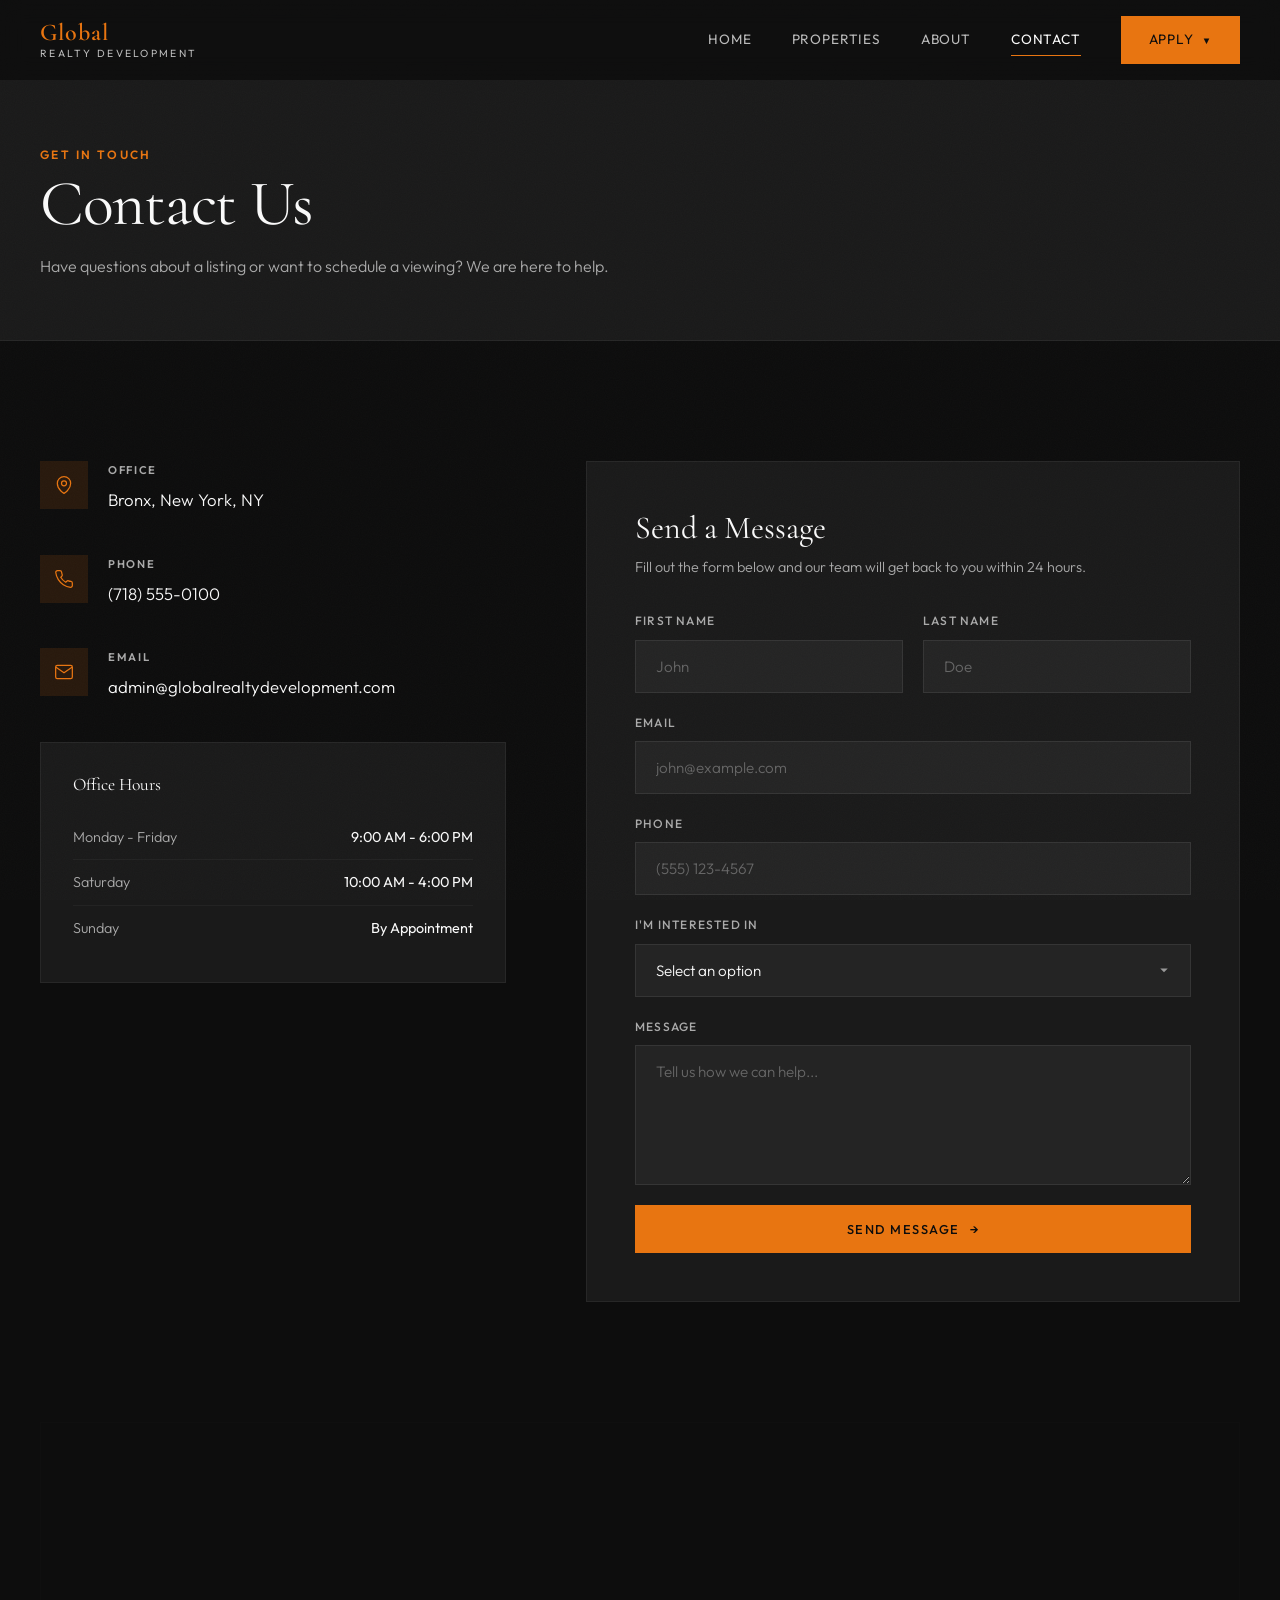
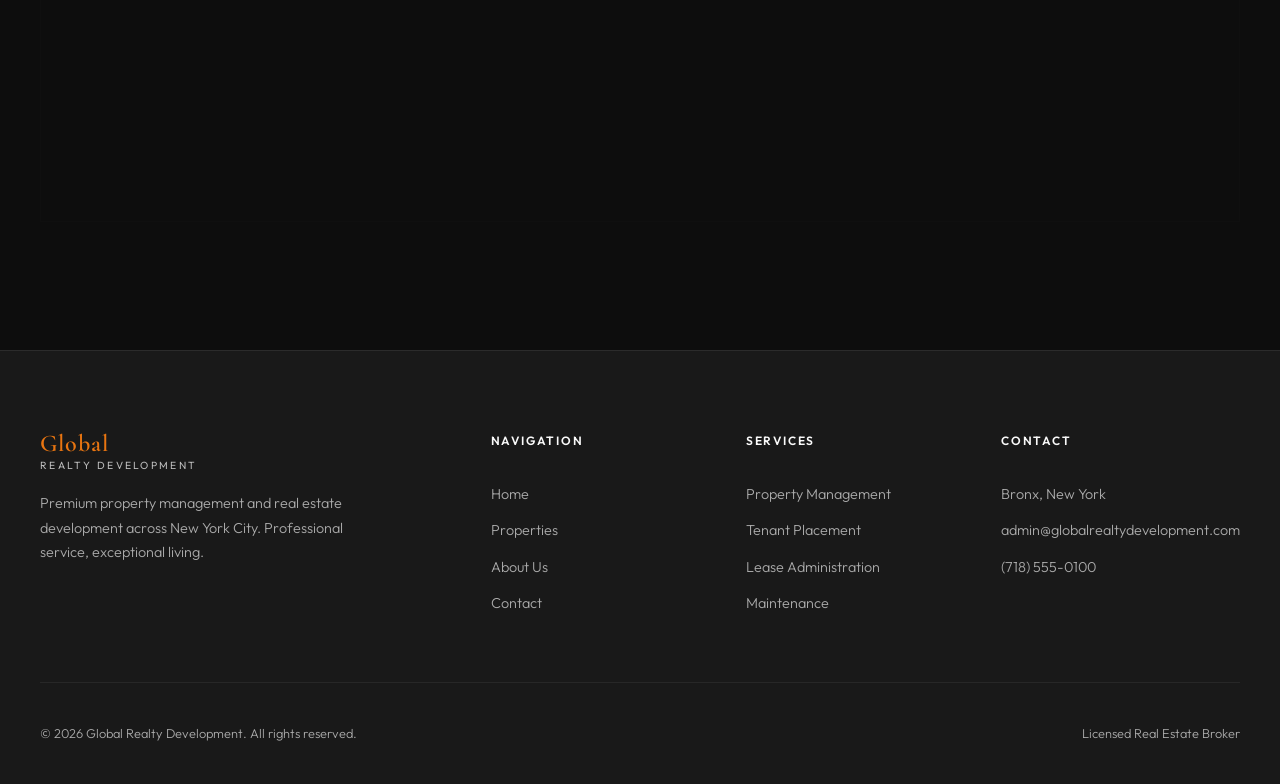
<file: contact.html>
<!DOCTYPE html>
<html lang="en">
<head>
  <meta charset="UTF-8">
  <meta name="viewport" content="width=device-width, initial-scale=1.0">
  <meta name="theme-color" content="#E87511">
  <link rel="icon" type="image/svg+xml" href="img/logo.svg">
  <link rel="icon" type="image/png" href="img/logo.png">
  <title>Contact | Global Realty Development</title>
  <meta name="description" content="Get in touch with Global Realty Development. Schedule a viewing, inquire about rentals, or learn about property management services.">
  <meta property="og:title" content="Contact | Global Realty Development">
  <meta property="og:description" content="Get in touch with Global Realty Development. Schedule a viewing, inquire about rentals, or learn about property management services.">
  <meta property="og:type" content="website">
  <meta property="og:image" content="img/logo.png">
  <meta property="og:site_name" content="Global Realty Development">
  <link rel="stylesheet" href="css/styles.css">
  <style>
    .contact-hero {
      padding: calc(var(--nav-height) + 60px) 0 60px;
      background: var(--color-charcoal);
      border-bottom: 1px solid rgba(255,255,255,0.06);
    }

    .contact-hero h1 {
      font-size: clamp(2.5rem, 5vw, 4rem);
      margin-bottom: 12px;
    }

    .contact-layout {
      display: grid;
      grid-template-columns: 1fr 1fr;
      gap: 80px;
    }

    .contact-info {
      display: flex;
      flex-direction: column;
      gap: 40px;
    }

    .contact-info__item {
      display: flex;
      gap: 20px;
    }

    .contact-info__icon {
      width: 48px;
      height: 48px;
      display: flex;
      align-items: center;
      justify-content: center;
      background: var(--color-orange-subtle);
      flex-shrink: 0;
    }

    .contact-info__icon svg {
      width: 20px;
      height: 20px;
      color: var(--color-orange);
    }

    .contact-info__label {
      font-size: 0.7rem;
      font-weight: 600;
      letter-spacing: 0.15em;
      text-transform: uppercase;
      color: var(--color-gray-400);
      margin-bottom: 6px;
    }

    .contact-info__value {
      font-size: 1.05rem;
      color: var(--color-white);
    }

    .contact-info__value a {
      transition: color 0.3s;
    }

    .contact-info__value a:hover {
      color: var(--color-orange);
    }

    .contact-hours {
      background: var(--color-charcoal);
      border: 1px solid rgba(255,255,255,0.06);
      padding: 32px;
    }

    .contact-hours h4 {
      margin-bottom: 20px;
      font-size: 1.1rem;
    }

    .contact-hours__row {
      display: flex;
      justify-content: space-between;
      padding: 10px 0;
      border-bottom: 1px solid rgba(255,255,255,0.04);
      font-size: 0.9rem;
    }

    .contact-hours__row:last-child {
      border-bottom: none;
    }

    .contact-hours__day {
      color: var(--color-gray-400);
    }

    .contact-hours__time {
      color: var(--color-white);
      font-weight: 400;
    }

    .contact-form-card {
      background: var(--color-charcoal);
      border: 1px solid rgba(255,255,255,0.06);
      padding: 48px;
    }

    .contact-form-card h3 {
      margin-bottom: 8px;
    }

    .contact-form-card > p {
      color: var(--color-gray-400);
      font-size: 0.9rem;
      margin-bottom: 32px;
    }

    .map-placeholder {
      width: 100%;
      height: 400px;
      background: var(--color-charcoal);
      border: 1px solid rgba(255,255,255,0.06);
      display: flex;
      align-items: center;
      justify-content: center;
      color: var(--color-gray-700);
      font-size: 0.85rem;
      letter-spacing: 0.1em;
      text-transform: uppercase;
    }

    @media (max-width: 768px) {
      .contact-layout {
        grid-template-columns: 1fr;
        gap: 40px;
      }

      .contact-form-card {
        padding: 32px 24px;
      }
    }
  </style>
</head>
<body>

  <!-- Navigation -->
  <nav class="nav scrolled">
    <div class="container nav__inner">
      <a href="index.html" class="nav__logo">
        <span class="nav__logo-wordmark">Global <span>Realty Development</span></span>
      </a>
      <div class="nav__links">
        <a href="index.html">Home</a>
        <a href="listings.html">Properties</a>
        <a href="about.html">About</a>
        <a href="contact.html" class="active">Contact</a>
        <div class="nav__dropdown">
          <a class="nav__dropdown-toggle" role="button" tabindex="0">Apply <span class="nav__dropdown-arrow">&#9660;</span></a>
          <div class="nav__dropdown-menu">
            <a href="apply.html">Tenant Application</a>
            <a href="landlord.html">Landlord Application</a>
          </div>
        </div>
      </div>
      <div class="nav__toggle" role="button" tabindex="0" aria-label="Toggle menu">
        <span></span>
        <span></span>
        <span></span>
      </div>
    </div>
  </nav>

  <!-- Hero -->
  <section class="contact-hero">
    <div class="container">
      <span class="label">Get In Touch</span>
      <h1>Contact Us</h1>
      <p class="text-muted">Have questions about a listing or want to schedule a viewing? We are here to help.</p>
    </div>
  </section>

  <!-- Contact Section -->
  <section>
    <div class="container">
      <div class="contact-layout">

        <div class="contact-info reveal">
          <div class="contact-info__item">
            <div class="contact-info__icon">
              <svg xmlns="http://www.w3.org/2000/svg" viewBox="0 0 24 24" fill="none" stroke="currentColor" stroke-width="1.5"><path d="M12 22s-8-4.5-8-11.8A8 8 0 0112 2a8 8 0 018 8.2c0 7.3-8 11.8-8 11.8z"/><circle cx="12" cy="10" r="3"/></svg>
            </div>
            <div>
              <div class="contact-info__label">Office</div>
              <div class="contact-info__value">Bronx, New York, NY</div>
            </div>
          </div>

          <div class="contact-info__item">
            <div class="contact-info__icon">
              <svg xmlns="http://www.w3.org/2000/svg" viewBox="0 0 24 24" fill="none" stroke="currentColor" stroke-width="1.5"><path d="M22 16.92v3a2 2 0 01-2.18 2 19.79 19.79 0 01-8.63-3.07 19.5 19.5 0 01-6-6 19.79 19.79 0 01-3.07-8.67A2 2 0 014.11 2h3a2 2 0 012 1.72c.127.96.361 1.903.7 2.81a2 2 0 01-.45 2.11L8.09 9.91a16 16 0 006 6l1.27-1.27a2 2 0 012.11-.45c.907.339 1.85.573 2.81.7A2 2 0 0122 16.92z"/></svg>
            </div>
            <div>
              <div class="contact-info__label">Phone</div>
              <div class="contact-info__value"><a href="tel:+17185550100">(718) 555-0100</a></div>
            </div>
          </div>

          <div class="contact-info__item">
            <div class="contact-info__icon">
              <svg xmlns="http://www.w3.org/2000/svg" viewBox="0 0 24 24" fill="none" stroke="currentColor" stroke-width="1.5"><path d="M4 4h16c1.1 0 2 .9 2 2v12c0 1.1-.9 2-2 2H4c-1.1 0-2-.9-2-2V6c0-1.1.9-2 2-2z"/><polyline points="22,6 12,13 2,6"/></svg>
            </div>
            <div>
              <div class="contact-info__label">Email</div>
              <div class="contact-info__value"><a href="mailto:admin@globalrealtydevelopment.com">admin@globalrealtydevelopment.com</a></div>
            </div>
          </div>

          <div class="contact-hours">
            <h4>Office Hours</h4>
            <div class="contact-hours__row">
              <span class="contact-hours__day">Monday - Friday</span>
              <span class="contact-hours__time">9:00 AM - 6:00 PM</span>
            </div>
            <div class="contact-hours__row">
              <span class="contact-hours__day">Saturday</span>
              <span class="contact-hours__time">10:00 AM - 4:00 PM</span>
            </div>
            <div class="contact-hours__row">
              <span class="contact-hours__day">Sunday</span>
              <span class="contact-hours__time">By Appointment</span>
            </div>
          </div>
        </div>

        <div class="contact-form-card reveal reveal-delay-1">
          <h3>Send a Message</h3>
          <p>Fill out the form below and our team will get back to you within 24 hours.</p>

          <form class="form">
            <div class="form__row">
              <div class="form__group">
                <label class="form__label" for="firstName">First Name</label>
                <input type="text" id="firstName" class="form__input" placeholder="John">
              </div>
              <div class="form__group">
                <label class="form__label" for="lastName">Last Name</label>
                <input type="text" id="lastName" class="form__input" placeholder="Doe">
              </div>
            </div>

            <div class="form__group">
              <label class="form__label" for="email">Email</label>
              <input type="email" id="email" class="form__input" placeholder="john@example.com">
            </div>

            <div class="form__group">
              <label class="form__label" for="phone">Phone</label>
              <input type="tel" id="phone" class="form__input" placeholder="(555) 123-4567">
            </div>

            <div class="form__group">
              <label class="form__label" for="interest">I'm Interested In</label>
              <select id="interest" class="form__select">
                <option value="">Select an option</option>
                <option value="renting">Renting a Property</option>
                <option value="viewing">Scheduling a Viewing</option>
                <option value="management">Property Management</option>
                <option value="other">Other Inquiry</option>
              </select>
            </div>

            <div class="form__group">
              <label class="form__label" for="message">Message</label>
              <textarea id="message" class="form__textarea" placeholder="Tell us how we can help..."></textarea>
            </div>

            <button type="submit" class="btn btn--primary" style="width: 100%; justify-content: center;">
              Send Message
              <span class="btn__arrow">&rarr;</span>
            </button>
          </form>
        </div>

      </div>
    </div>
  </section>

  <!-- Map -->
  <section style="padding-top: 0;">
    <div class="container reveal">
      <iframe
        src="https://www.google.com/maps/embed?pb=!1m18!1m12!1m3!1d96708.34194156103!2d-73.8981611!3d40.8370495!2m3!1f0!2f0!3f0!3m2!1i1024!2i768!4f13.1!3m3!1m2!1s0x89c28b553a697cb1%3A0x556e43a78ff15c77!2sBronx%2C%20NY!5e0!3m2!1sen!2sus!4v1711500000000"
        width="100%"
        height="400"
        style="border: 1px solid rgba(255,255,255,0.08); filter: grayscale(0.4) invert(0.85) contrast(0.95) brightness(1.1);"
        allowfullscreen=""
        loading="lazy"
        referrerpolicy="no-referrer-when-downgrade">
      </iframe>
    </div>
  </section>

  <!-- Footer -->
  <footer class="footer">
    <div class="container">
      <div class="footer__grid">
        <div class="footer__brand">
          <a href="index.html" class="nav__logo">
            <span class="nav__logo-wordmark">Global <span>Realty Development</span></span>
          </a>
          <p>Premium property management and real estate development across New York City. Professional service, exceptional living.</p>
        </div>
        <div>
          <div class="footer__heading">Navigation</div>
          <div class="footer__links">
            <a href="index.html">Home</a>
            <a href="listings.html">Properties</a>
            <a href="about.html">About Us</a>
            <a href="contact.html">Contact</a>
          </div>
        </div>
        <div>
          <div class="footer__heading">Services</div>
          <div class="footer__links">
            <a href="contact.html">Property Management</a>
            <a href="contact.html">Tenant Placement</a>
            <a href="contact.html">Lease Administration</a>
            <a href="contact.html">Maintenance</a>
          </div>
        </div>
        <div>
          <div class="footer__heading">Contact</div>
          <div class="footer__links">
            <a href="contact.html">Bronx, New York</a>
            <a href="mailto:admin@globalrealtydevelopment.com">admin@globalrealtydevelopment.com</a>
            <a href="tel:+17185550100">(718) 555-0100</a>
          </div>
        </div>
      </div>
      <div class="footer__bottom">
        <span>&copy; 2026 Global Realty Development. All rights reserved.</span>
        <span>Licensed Real Estate Broker</span>
      </div>
    </div>
  </footer>

  <script src="js/main.js"></script>
</body>
</html>
</file>
<file: css/styles.css>
/* ============================================
   GLOBAL REALTY DEVELOPMENT - MASTER STYLES
   Luxury Editorial Real Estate Aesthetic
   ============================================ */

@import url('https://fonts.googleapis.com/css2?family=Cormorant+Garamond:ital,wght@0,300;0,400;0,500;0,600;0,700;1,400&family=Outfit:wght@300;400;500;600;700&display=swap');

/* --- Tokens --- */
:root {
  --color-orange: #E87511;
  --color-orange-hover: #FF8C2E;
  --color-orange-subtle: rgba(232, 117, 17, 0.12);
  --color-black: #0D0D0D;
  --color-charcoal: #1A1A1A;
  --color-dark: #242424;
  --color-gray-900: #2A2A2A;
  --color-gray-800: #333333;
  --color-gray-700: #666666;
  --color-gray-400: #AAAAAA;
  --color-gray-300: #BBBBBB;
  --color-gray-200: #D4D4D4;
  --color-white: #FAFAFA;
  --color-pure-white: #FFFFFF;

  --font-display: 'Cormorant Garamond', Georgia, serif;
  --font-body: 'Outfit', sans-serif;

  --nav-height: 80px;
  --section-padding: 120px;
  --container-width: 1280px;
  --container-narrow: 960px;

  --ease-out: cubic-bezier(0.16, 1, 0.3, 1);
  --ease-in-out: cubic-bezier(0.65, 0, 0.35, 1);
}

/* --- Reset --- */
*, *::before, *::after {
  margin: 0;
  padding: 0;
  box-sizing: border-box;
}

html.menu-open,
html.menu-open body {
  overflow: hidden;
  touch-action: none;
  overscroll-behavior: none;
}

html {
  font-size: 16px;
  scroll-behavior: smooth;
  -webkit-font-smoothing: antialiased;
  -moz-osx-font-smoothing: grayscale;
}

body {
  font-family: var(--font-body);
  font-weight: 300;
  color: var(--color-gray-200);
  background-color: var(--color-black);
  line-height: 1.7;
  overflow-x: hidden;
}

/* --- Full Page City Background --- */
.page-bg {
  position: fixed;
  inset: 0;
  z-index: -10;
  pointer-events: none;
  background-image: url('https://images.unsplash.com/photo-1534430480872-3498386e7856?w=1920&q=80');
  background-size: cover;
  background-position: center top;
  filter: grayscale(0.5) brightness(0.35);
}

.page-bg::after {
  content: '';
  position: absolute;
  inset: 0;
  background: rgba(13, 13, 13, 0.25);
}

a {
  color: inherit;
  text-decoration: none;
}

ul, ol {
  list-style: none;
}

img {
  max-width: 100%;
  height: auto;
  display: block;
}

button, input, textarea, select {
  font-family: inherit;
  font-size: inherit;
  border: none;
  outline: none;
  background: none;
  color: inherit;
}

/* --- Typography --- */
h1, h2, h3, h4 {
  font-family: var(--font-display);
  font-weight: 400;
  line-height: 1.15;
  color: var(--color-white);
}

h1 {
  font-size: clamp(3rem, 6vw, 5.5rem);
  letter-spacing: -0.02em;
}

h2 {
  font-size: clamp(2.2rem, 4vw, 3.5rem);
  letter-spacing: -0.01em;
}

h3 {
  font-size: clamp(1.5rem, 2.5vw, 2rem);
}

h4 {
  font-size: 1.25rem;
}

p {
  max-width: 65ch;
}

.text-orange {
  color: var(--color-orange);
}

.text-muted {
  color: var(--color-gray-400);
}

.label {
  font-family: var(--font-body);
  font-size: 0.75rem;
  font-weight: 600;
  letter-spacing: 0.2em;
  text-transform: uppercase;
  color: var(--color-orange);
}

/* --- Layout --- */
.container {
  width: 100%;
  max-width: var(--container-width);
  margin: 0 auto;
  padding: 0 40px;
}

.container--narrow {
  max-width: var(--container-narrow);
}

section {
  padding: var(--section-padding) 0;
  position: relative;
}

/* --- Navigation --- */
.nav {
  position: fixed;
  top: 0;
  left: 0;
  right: 0;
  height: var(--nav-height);
  z-index: 1000;
  background: rgba(13, 13, 13, 0.85);
  backdrop-filter: blur(12px);
  transition: background 0.4s var(--ease-out), box-shadow 0.4s var(--ease-out);
}

.nav.scrolled {
  background: rgba(13, 13, 13, 0.95);
  backdrop-filter: blur(20px);
  box-shadow: 0 1px 0 rgba(255, 255, 255, 0.06);
}

.nav__inner {
  display: flex;
  align-items: center;
  justify-content: space-between;
  height: 100%;
}

.nav__logo {
  display: flex;
  align-items: center;
  gap: 14px;
}

.nav__logo-wordmark {
  font-family: var(--font-display);
  font-size: 1.5rem;
  font-weight: 600;
  color: var(--color-orange);
  letter-spacing: 0.04em;
  line-height: 1.1;
}

.nav__logo-wordmark span {
  display: block;
  font-size: 0.65rem;
  font-family: var(--font-body);
  font-weight: 400;
  letter-spacing: 0.22em;
  text-transform: uppercase;
  color: var(--color-gray-300);
  margin-top: 2px;
}

.nav__logo-text {
  font-family: var(--font-display);
  font-size: 1.1rem;
  font-weight: 500;
  color: var(--color-white);
  letter-spacing: 0.05em;
  line-height: 1.2;
}

.nav__logo-text span {
  display: block;
  font-size: 0.65rem;
  font-family: var(--font-body);
  font-weight: 400;
  letter-spacing: 0.25em;
  text-transform: uppercase;
  color: var(--color-gray-400);
}

.nav__links {
  display: flex;
  align-items: center;
  gap: 40px;
}

.nav__links a {
  font-size: 0.85rem;
  font-weight: 400;
  letter-spacing: 0.06em;
  text-transform: uppercase;
  color: var(--color-gray-300);
  transition: color 0.3s var(--ease-out);
  position: relative;
}

.nav__links a::after {
  content: '';
  position: absolute;
  bottom: -4px;
  left: 0;
  width: 0;
  height: 1px;
  background: var(--color-orange);
  transition: width 0.4s var(--ease-out);
}

.nav__links a:hover,
.nav__links a.active {
  color: var(--color-white);
}

.nav__links a:hover::after,
.nav__links a.active::after {
  width: 100%;
}

.nav__cta {
  font-size: 0.8rem;
  font-weight: 500;
  letter-spacing: 0.1em;
  text-transform: uppercase;
  color: var(--color-black) !important;
  background: var(--color-orange);
  padding: 12px 28px;
  transition: background 0.3s var(--ease-out), transform 0.3s var(--ease-out);
}

.nav__cta::after {
  display: none !important;
}

.nav__cta:hover {
  background: var(--color-orange-hover);
  transform: translateY(-1px);
}

/* --- Apply Dropdown --- */
.nav__dropdown {
  position: relative;
}

.nav__dropdown-toggle {
  font-size: 0.8rem;
  font-weight: 500;
  letter-spacing: 0.1em;
  text-transform: uppercase;
  color: var(--color-black) !important;
  background: var(--color-orange);
  padding: 12px 28px;
  cursor: pointer;
  transition: background 0.3s var(--ease-out), transform 0.3s var(--ease-out);
  display: flex;
  align-items: center;
  gap: 8px;
}

.nav__dropdown-toggle::after {
  display: none !important;
}

.nav__dropdown-toggle:hover {
  background: var(--color-orange-hover);
  transform: translateY(-1px);
}

.nav__dropdown-arrow {
  font-size: 0.6rem;
  transition: transform 0.3s var(--ease-out);
}

.nav__dropdown.open .nav__dropdown-arrow {
  transform: rotate(180deg);
}

.nav__dropdown-menu {
  position: absolute;
  top: calc(100% + 8px);
  right: 0;
  min-width: 220px;
  background: rgba(26, 26, 26, 0.98);
  backdrop-filter: blur(16px);
  border: 1px solid rgba(255, 255, 255, 0.1);
  padding: 8px 0;
  opacity: 0;
  visibility: hidden;
  transform: translateY(-8px);
  transition: all 0.3s var(--ease-out);
  z-index: 1001;
}

.nav__dropdown.open .nav__dropdown-menu {
  opacity: 1;
  visibility: visible;
  transform: translateY(0);
}

.nav__dropdown-menu a {
  display: block;
  padding: 12px 20px;
  font-size: 0.8rem;
  font-weight: 400;
  letter-spacing: 0.06em;
  text-transform: uppercase;
  color: var(--color-gray-300) !important;
  transition: all 0.2s ease;
}

.nav__dropdown-menu a::after {
  display: none !important;
}

.nav__dropdown-menu a:hover {
  color: var(--color-white) !important;
  background: rgba(232, 117, 17, 0.08);
}

.nav__dropdown-menu .coming-soon {
  color: var(--color-gray-700) !important;
  cursor: default;
  pointer-events: none;
  position: relative;
}

.nav__dropdown-menu .coming-soon span {
  font-size: 0.6rem;
  font-weight: 600;
  letter-spacing: 0.1em;
  color: var(--color-orange);
  margin-left: 8px;
}

/* Mobile menu toggle */
.nav__toggle {
  display: none;
  flex-direction: column;
  gap: 6px;
  cursor: pointer;
  padding: 8px;
}

.nav__toggle span {
  display: block;
  width: 28px;
  height: 1.5px;
  background: var(--color-white);
  transition: transform 0.3s var(--ease-out), opacity 0.3s;
}

.nav__toggle.open span:nth-child(1) {
  transform: rotate(45deg) translate(5px, 5px);
}

.nav__toggle.open span:nth-child(2) {
  opacity: 0;
}

.nav__toggle.open span:nth-child(3) {
  transform: rotate(-45deg) translate(5px, -5px);
}

/* --- Hero --- */
.hero {
  position: relative;
  height: 100vh;
  min-height: 700px;
  display: flex;
  align-items: flex-end;
  padding-bottom: 100px;
  overflow: hidden;
}

.hero__overlay {
  position: absolute;
  inset: 0;
  z-index: -1;
  background:
    linear-gradient(to top, rgba(13, 13, 13, 0.85) 0%, rgba(13, 13, 13, 0.3) 50%, rgba(13, 13, 13, 0.15) 100%);
}

.hero__content {
  position: relative;
  z-index: 1;
}

.hero__tag {
  display: inline-flex;
  align-items: center;
  gap: 12px;
  margin-bottom: 28px;
}

.hero__tag::before {
  content: '';
  display: block;
  width: 40px;
  height: 1px;
  background: var(--color-orange);
}

.hero h1 {
  margin-bottom: 24px;
}

.hero h1 em {
  font-style: italic;
  color: var(--color-orange);
}

.hero__subtitle {
  font-size: 1.1rem;
  color: var(--color-gray-300);
  max-width: 520px;
  margin-bottom: 48px;
}

.hero__actions {
  display: flex;
  align-items: center;
  gap: 24px;
}

/* --- Buttons --- */
.btn {
  display: inline-flex;
  align-items: center;
  gap: 10px;
  font-size: 0.8rem;
  font-weight: 500;
  letter-spacing: 0.12em;
  text-transform: uppercase;
  padding: 16px 36px;
  transition: all 0.35s var(--ease-out);
  cursor: pointer;
}

.btn--primary {
  background: var(--color-orange);
  color: var(--color-black);
}

.btn--primary:hover {
  background: var(--color-orange-hover);
  transform: translateY(-2px);
  box-shadow: 0 8px 30px rgba(232, 117, 17, 0.25);
}

.btn--outline {
  border: 1px solid rgba(255, 255, 255, 0.2);
  color: var(--color-white);
}

.btn--outline:hover {
  border-color: var(--color-orange);
  color: var(--color-orange);
}

.btn--dark {
  background: var(--color-charcoal);
  color: var(--color-white);
  border: 1px solid rgba(255, 255, 255, 0.08);
}

.btn--dark:hover {
  border-color: var(--color-orange);
}

.btn__arrow {
  transition: transform 0.3s var(--ease-out);
}

.btn:hover .btn__arrow {
  transform: translateX(4px);
}

/* --- Stats Bar --- */
.stats {
  background: rgba(26, 26, 26, 0.75);
  border-top: 1px solid rgba(255, 255, 255, 0.08);
  border-bottom: 1px solid rgba(255, 255, 255, 0.08);
  padding: 50px 0;
  backdrop-filter: blur(8px);
}

.stats__grid {
  display: grid;
  grid-template-columns: repeat(4, 1fr);
  gap: 40px;
}

.stats__item {
  text-align: center;
  position: relative;
}

.stats__item:not(:last-child)::after {
  content: '';
  position: absolute;
  right: 0;
  top: 50%;
  transform: translateY(-50%);
  height: 40px;
  width: 1px;
  background: rgba(255, 255, 255, 0.08);
}

.stats__number {
  font-family: var(--font-display);
  font-size: 3rem;
  font-weight: 300;
  color: var(--color-orange);
  line-height: 1;
  margin-bottom: 8px;
}

.stats__label {
  font-size: 0.8rem;
  font-weight: 400;
  letter-spacing: 0.08em;
  text-transform: uppercase;
  color: var(--color-gray-400);
}

/* --- Section Headers --- */
.section-header {
  margin-bottom: 60px;
}

.section-header .label {
  margin-bottom: 16px;
  display: block;
}

.section-header h2 {
  margin-bottom: 20px;
}

.section-header p {
  color: var(--color-gray-400);
  font-size: 1.05rem;
}

.section-header--center {
  text-align: center;
}

.section-header--center p {
  margin: 0 auto;
}

/* --- Property Cards --- */
.properties-grid {
  display: grid;
  grid-template-columns: repeat(3, 1fr);
  gap: 24px;
}

.property-card {
  background: rgba(26, 26, 26, 0.8);
  border: 1px solid rgba(255, 255, 255, 0.06);
  overflow: hidden;
  transition: transform 0.4s var(--ease-out), border-color 0.4s var(--ease-out), box-shadow 0.4s var(--ease-out);
  cursor: pointer;
  display: block;
  text-decoration: none;
  color: inherit;
  backdrop-filter: blur(8px);
}

.property-card:hover {
  transform: translateY(-6px);
  border-color: rgba(232, 117, 17, 0.3);
}

.property-card__image {
  position: relative;
  height: 260px;
  overflow: hidden;
}

.property-card__image img {
  width: 100%;
  height: 100%;
  object-fit: cover;
  transition: transform 0.6s var(--ease-out);
}

.property-card:hover .property-card__image img {
  transform: scale(1.05);
}

.property-card__badge {
  position: absolute;
  top: 16px;
  left: 16px;
  font-size: 0.7rem;
  font-weight: 600;
  letter-spacing: 0.1em;
  text-transform: uppercase;
  padding: 6px 14px;
  background: var(--color-orange);
  color: var(--color-black);
}

.property-card__badge--rented {
  background: var(--color-gray-700);
  color: var(--color-gray-300);
}

.property-card__body {
  padding: 28px;
}

.property-card__price {
  font-family: var(--font-display);
  font-size: 1.8rem;
  font-weight: 500;
  color: var(--color-white);
  margin-bottom: 4px;
}

.property-card__price span {
  font-size: 0.9rem;
  font-weight: 300;
  color: var(--color-gray-400);
}

.property-card__address {
  font-size: 0.95rem;
  color: var(--color-gray-300);
  margin-bottom: 20px;
}

.property-card__meta {
  display: flex;
  gap: 20px;
  padding-top: 20px;
  border-top: 1px solid rgba(255, 255, 255, 0.06);
}

.property-card__meta-item {
  display: flex;
  align-items: center;
  gap: 6px;
  font-size: 0.85rem;
  color: var(--color-gray-400);
}

.property-card__meta-item svg {
  width: 16px;
  height: 16px;
  opacity: 0.6;
}

/* --- Process Section --- */
.process {
  background: rgba(26, 26, 26, 0.85);
}

.process__grid {
  display: grid;
  grid-template-columns: repeat(4, 1fr);
  gap: 2px;
}

.process__step {
  background: rgba(36, 36, 36, 0.8);
  padding: 48px 36px;
  position: relative;
  transition: background 0.3s var(--ease-out);
  backdrop-filter: blur(4px);
}

.process__step:hover {
  background: var(--color-gray-900);
}

.process__number {
  font-family: var(--font-display);
  font-size: 4rem;
  font-weight: 300;
  color: rgba(232, 117, 17, 0.4);
  line-height: 1;
  margin-bottom: 24px;
}

.process__step h4 {
  margin-bottom: 14px;
  font-size: 1.15rem;
}

.process__step p {
  font-size: 0.9rem;
  color: var(--color-gray-400);
  line-height: 1.6;
}

/* --- About / Team --- */
.team-grid {
  display: grid;
  grid-template-columns: repeat(3, 1fr);
  gap: 32px;
}

.team-card {
  background: var(--color-charcoal);
  border: 1px solid rgba(255, 255, 255, 0.06);
  overflow: hidden;
  transition: border-color 0.3s var(--ease-out);
}

.team-card:hover {
  border-color: rgba(232, 117, 17, 0.3);
}

.team-card__image {
  height: 360px;
  overflow: hidden;
}

.team-card__image img {
  width: 100%;
  height: 100%;
  object-fit: cover;
  filter: grayscale(0.2);
  transition: filter 0.4s var(--ease-out), transform 0.4s var(--ease-out);
}

.team-card:hover .team-card__image img {
  filter: grayscale(0);
  transform: scale(1.03);
}

.team-card__body {
  padding: 28px;
}

.team-card__name {
  font-family: var(--font-display);
  font-size: 1.4rem;
  color: var(--color-white);
  margin-bottom: 4px;
}

.team-card__role {
  font-size: 0.8rem;
  font-weight: 500;
  letter-spacing: 0.1em;
  text-transform: uppercase;
  color: var(--color-orange);
  margin-bottom: 16px;
}

.team-card__bio {
  font-size: 0.9rem;
  color: var(--color-gray-400);
  line-height: 1.6;
}

/* --- Contact Form --- */
.form {
  display: flex;
  flex-direction: column;
  gap: 20px;
}

.form__row {
  display: grid;
  grid-template-columns: 1fr 1fr;
  gap: 20px;
}

.form__group {
  display: flex;
  flex-direction: column;
  gap: 8px;
}

.form__label {
  font-size: 0.75rem;
  font-weight: 500;
  letter-spacing: 0.1em;
  text-transform: uppercase;
  color: var(--color-gray-400);
}

.form__input,
.form__textarea,
.form__select {
  background: var(--color-dark);
  border: 1px solid rgba(255, 255, 255, 0.08);
  padding: 16px 20px;
  color: var(--color-white);
  font-size: 0.95rem;
  font-weight: 300;
  transition: border-color 0.3s var(--ease-out);
}



.form__input::placeholder,
.form__textarea::placeholder {
  color: var(--color-gray-700);
}

.form__textarea {
  min-height: 140px;
  resize: vertical;
}

.form__select {
  appearance: none;
  cursor: pointer;
  background-image: url("data:image/svg+xml,%3Csvg xmlns='http://www.w3.org/2000/svg' width='12' height='12' fill='%23999' viewBox='0 0 16 16'%3E%3Cpath d='M8 11L3 6h10z'/%3E%3C/svg%3E");
  background-repeat: no-repeat;
  background-position: right 20px center;
}

/* --- Footer --- */
.footer {
  background: rgba(26, 26, 26, 0.97);
  border-top: 1px solid rgba(255, 255, 255, 0.08);
  padding: 80px 0 40px;
}

.footer__grid {
  display: grid;
  grid-template-columns: 2fr 1fr 1fr 1fr;
  gap: 60px;
  margin-bottom: 60px;
}

.footer__brand p {
  font-size: 0.9rem;
  color: var(--color-gray-400);
  margin-top: 20px;
  max-width: 320px;
}

.footer__heading {
  font-family: var(--font-body);
  font-size: 0.75rem;
  font-weight: 600;
  letter-spacing: 0.15em;
  text-transform: uppercase;
  color: var(--color-white);
  margin-bottom: 24px;
}

.footer__links a {
  display: block;
  font-size: 0.9rem;
  color: var(--color-gray-400);
  padding: 6px 0;
  transition: color 0.3s;
}

.footer__links a:hover {
  color: var(--color-orange);
}

.footer__bottom {
  display: flex;
  justify-content: space-between;
  align-items: center;
  padding-top: 40px;
  border-top: 1px solid rgba(255, 255, 255, 0.06);
  font-size: 0.8rem;
  color: var(--color-gray-400);
}

/* --- Property Detail --- */
.property-hero {
  position: relative;
  height: 65vh;
  min-height: 500px;
  overflow: hidden;
}

.property-hero__bg {
  position: absolute;
  inset: 0;
}

.property-hero__bg img {
  width: 100%;
  height: 100%;
  object-fit: cover;
}

.property-hero__overlay {
  position: absolute;
  inset: 0;
  background: linear-gradient(to top, var(--color-black) 0%, rgba(13, 13, 13, 0.4) 50%, rgba(13, 13, 13, 0.2) 100%);
}

.property-hero__content {
  position: absolute;
  bottom: 60px;
  left: 0;
  right: 0;
}

.property-info {
  display: grid;
  grid-template-columns: 1fr 1fr;
  gap: 60px;
  padding: 80px 0;
}

.property-info__details h3 {
  margin-bottom: 24px;
}

.property-specs {
  display: grid;
  grid-template-columns: 1fr 1fr;
  gap: 16px;
  margin-bottom: 32px;
}

.property-spec {
  background: var(--color-charcoal);
  padding: 20px;
  border: 1px solid rgba(255, 255, 255, 0.06);
}

.property-spec__label {
  font-size: 0.7rem;
  font-weight: 600;
  letter-spacing: 0.15em;
  text-transform: uppercase;
  color: var(--color-gray-400);
  margin-bottom: 6px;
}

.property-spec__value {
  font-family: var(--font-display);
  font-size: 1.5rem;
  color: var(--color-white);
}

.property-gallery {
  padding-bottom: 80px;
}

.property-gallery__grid {
  display: grid;
  grid-template-columns: 2fr 1fr 1fr;
  grid-template-rows: 300px 300px;
  gap: 8px;
}

.property-gallery__grid img {
  width: 100%;
  height: 100%;
  object-fit: cover;
  transition: opacity 0.3s;
  cursor: pointer;
}

.property-gallery__grid img:hover {
  opacity: 0.85;
}

.property-gallery__grid img:first-child {
  grid-row: 1 / -1;
}

/* --- CTA Section --- */
.cta {
  background: var(--color-orange);
  padding: 100px 0;
  text-align: center;
}

.cta h2 {
  color: var(--color-black);
  margin-bottom: 16px;
}

.cta p {
  color: rgba(0, 0, 0, 0.6);
  font-size: 1.1rem;
  margin: 0 auto 40px;
}

.cta .btn {
  background: var(--color-black);
  color: var(--color-white);
}

.cta .btn:hover {
  background: var(--color-charcoal);
  box-shadow: 0 8px 30px rgba(0, 0, 0, 0.3);
}

/* --- Divider --- */
.divider {
  display: flex;
  align-items: center;
  gap: 20px;
  padding: 60px 0;
}

.divider__line {
  flex: 1;
  height: 1px;
  background: rgba(255, 255, 255, 0.06);
}

.divider__icon {
  color: var(--color-orange);
  opacity: 0.4;
}

/* --- Scroll Animations --- */
.reveal {
  opacity: 0;
  transform: translateY(40px);
  transition: opacity 0.9s var(--ease-out), transform 0.9s var(--ease-out);
}

.reveal.visible {
  opacity: 1;
  transform: translateY(0);
}

.reveal-left {
  opacity: 0;
  transform: translateX(-60px);
  transition: opacity 0.9s var(--ease-out), transform 0.9s var(--ease-out);
}

.reveal-left.visible {
  opacity: 1;
  transform: translateX(0);
}

.reveal-right {
  opacity: 0;
  transform: translateX(60px);
  transition: opacity 0.9s var(--ease-out), transform 0.9s var(--ease-out);
}

.reveal-right.visible {
  opacity: 1;
  transform: translateX(0);
}

.reveal-scale {
  opacity: 0;
  transform: scale(0.9);
  transition: opacity 0.9s var(--ease-out), transform 0.9s var(--ease-out);
}

.reveal-scale.visible {
  opacity: 1;
  transform: scale(1);
}

.reveal-delay-1 { transition-delay: 0.1s; }
.reveal-delay-2 { transition-delay: 0.2s; }
.reveal-delay-3 { transition-delay: 0.3s; }
.reveal-delay-4 { transition-delay: 0.4s; }

/* --- Glow line accent --- */
.glow-line {
  height: 1px;
  background: linear-gradient(90deg, transparent, var(--color-orange), transparent);
  opacity: 0;
  transition: opacity 1.2s var(--ease-out);
  margin: 60px auto;
  max-width: 300px;
}

.glow-line.visible {
  opacity: 0.6;
}

/* --- Platform Links (Zillow, Google, etc) --- */
.platforms {
  background: rgba(26, 26, 26, 0.85);
  border-top: 1px solid rgba(255, 255, 255, 0.08);
  border-bottom: 1px solid rgba(255, 255, 255, 0.08);
}

.platforms__grid {
  display: flex;
  justify-content: center;
  align-items: center;
  gap: 48px;
  flex-wrap: wrap;
}

.platform-link {
  display: flex;
  align-items: center;
  gap: 12px;
  padding: 16px 28px;
  border: 1px solid rgba(255, 255, 255, 0.08);
  color: var(--color-gray-400);
  font-size: 0.85rem;
  font-weight: 500;
  letter-spacing: 0.06em;
  transition: all 0.35s var(--ease-out);
}

.platform-link:hover {
  border-color: var(--color-orange);
  color: var(--color-white);
  transform: translateY(-3px);
  box-shadow: 0 8px 24px rgba(232, 117, 17, 0.12);
}

.platform-link svg {
  width: 22px;
  height: 22px;
  flex-shrink: 0;
}

/* --- Floating particles effect --- */
.particles {
  position: fixed;
  inset: 0;
  z-index: -5;
  pointer-events: none;
  overflow: hidden;
}

.particle {
  position: absolute;
  width: 2px;
  height: 2px;
  background: var(--color-orange);
  border-radius: 50%;
  opacity: 0;
  animation: float-up linear infinite;
}

@keyframes float-up {
  0% {
    opacity: 0;
    transform: translateY(100vh) scale(0);
  }
  10% {
    opacity: 0.4;
  }
  90% {
    opacity: 0.15;
  }
  100% {
    opacity: 0;
    transform: translateY(-10vh) scale(1);
  }
}

/* --- Hover tilt effect for cards --- */
.tilt-card {
  transition: transform 0.4s var(--ease-out);
  transform-style: preserve-3d;
}

/* --- Gradient text --- */
.gradient-text {
  background: linear-gradient(135deg, var(--color-pure-white) 30%, var(--color-orange) 100%);
  -webkit-background-clip: text;
  -webkit-text-fill-color: transparent;
  background-clip: text;
}

/* --- Card hover glow --- */
.property-card:hover {
  box-shadow: 0 20px 60px rgba(232, 117, 17, 0.08), 0 0 0 1px rgba(232, 117, 17, 0.15);
}

/* --- Noise texture overlay for premium feel --- */
body::before {
  content: '';
  position: fixed;
  inset: 0;
  z-index: 999;
  pointer-events: none;
  opacity: 0.025;
  background-image: url("data:image/svg+xml,%3Csvg viewBox='0 0 256 256' xmlns='http://www.w3.org/2000/svg'%3E%3Cfilter id='noise'%3E%3CfeTurbulence type='fractalNoise' baseFrequency='0.9' numOctaves='4' stitchTiles='stitch'/%3E%3C/filter%3E%3Crect width='100%25' height='100%25' filter='url(%23noise)'/%3E%3C/svg%3E");
  background-repeat: repeat;
  background-size: 256px;
}

/* --- Orange accent line on hover for process steps --- */
.process__step::before {
  content: '';
  position: absolute;
  top: 0;
  left: 0;
  width: 0;
  height: 2px;
  background: var(--color-orange);
  transition: width 0.5s var(--ease-out);
}

.process__step:hover::before {
  width: 100%;
}

/* --- Subtle border glow on form focus --- */
.form__input:focus,
.form__textarea:focus,
.form__select:focus {
  border-color: var(--color-orange);
  box-shadow: 0 0 20px rgba(232, 117, 17, 0.1);
}

/* --- Platform link shine effect --- */
.platform-link::before {
  content: '';
  position: absolute;
  inset: 0;
  background: linear-gradient(135deg, transparent 40%, rgba(232, 117, 17, 0.06) 50%, transparent 60%);
  opacity: 0;
  transition: opacity 0.4s;
}

.platform-link {
  position: relative;
  overflow: hidden;
}

.platform-link:hover::before {
  opacity: 1;
}

/* --- Shimmer loading effect for images --- */
.shimmer {
  position: relative;
  overflow: hidden;
}

.shimmer::after {
  content: '';
  position: absolute;
  inset: 0;
  background: linear-gradient(
    90deg,
    transparent 0%,
    rgba(232, 117, 17, 0.06) 50%,
    transparent 100%
  );
  animation: shimmer 2.5s ease-in-out infinite;
}

@keyframes shimmer {
  0% { transform: translateX(-100%); }
  100% { transform: translateX(100%); }
}

/* --- Skeleton loading placeholders --- */
.skeleton-card {
  pointer-events: none;
}

.skeleton-block {
  background: var(--color-gray-900);
  border-radius: 4px;
  position: relative;
  overflow: hidden;
}

.skeleton-block::after {
  content: '';
  position: absolute;
  inset: 0;
  background: linear-gradient(
    90deg,
    transparent 0%,
    rgba(255, 255, 255, 0.04) 50%,
    transparent 100%
  );
  animation: shimmer 2.5s ease-in-out infinite;
}

.skeleton-line {
  background: var(--color-gray-900);
  border-radius: 4px;
  position: relative;
  overflow: hidden;
  display: block;
}

.skeleton-line::after {
  content: '';
  position: absolute;
  inset: 0;
  background: linear-gradient(
    90deg,
    transparent 0%,
    rgba(255, 255, 255, 0.04) 50%,
    transparent 100%
  );
  animation: shimmer 2.5s ease-in-out infinite;
}

/* --- Scroll progress bar --- */
.scroll-progress {
  position: fixed;
  top: 0;
  left: 0;
  height: 2px;
  background: var(--color-orange);
  z-index: 1001;
  transform-origin: left;
  transform: scaleX(0);
  width: 100%;
  transition: none;
}

/* --- Responsive --- */
@media (max-width: 1024px) {
  :root {
    --section-padding: 80px;
  }

  .properties-grid {
    grid-template-columns: repeat(2, 1fr);
  }

  .process__grid {
    grid-template-columns: repeat(2, 1fr);
  }

  .team-grid {
    grid-template-columns: repeat(2, 1fr);
  }

  .footer__grid {
    grid-template-columns: 1fr 1fr;
    gap: 40px;
  }

  .stats__grid {
    grid-template-columns: repeat(2, 1fr);
    gap: 30px;
  }

  .stats__item:nth-child(2)::after {
    display: none;
  }

  .property-info {
    grid-template-columns: 1fr;
  }

  .property-gallery__grid {
    grid-template-columns: 1fr 1fr;
    grid-template-rows: 250px 250px 250px;
  }

  .property-gallery__grid img:first-child {
    grid-column: 1 / -1;
    grid-row: auto;
  }
}

@media (max-width: 768px) {
  :root {
    --section-padding: 60px;
    --nav-height: 70px;
  }

  .nav {
    background: rgba(13, 13, 13, 0.95);
    backdrop-filter: none;
  }

  .container {
    padding: 0 24px;
  }

  .nav__links {
    display: none;
    position: fixed;
    top: var(--nav-height);
    left: 0;
    right: 0;
    bottom: 0;
    background: #0D0D0D;
    flex-direction: column;
    justify-content: center;
    align-items: center;
    gap: 32px;
    z-index: 1000;
  }

  .nav__links.open {
    display: flex;
  }

  /* Solid nav background when mobile menu is open - overrides all states */
  html.menu-open .nav,
  html.menu-open .nav.scrolled {
    background: #0D0D0D;
    backdrop-filter: none;
  }

  .nav__links a {
    font-size: 1.2rem;
  }

  /* Mobile dropdown: inline in the menu, not absolute popup */
  .nav__dropdown {
    width: 100%;
    display: flex;
    flex-direction: column;
    align-items: center;
  }

  .nav__dropdown-toggle {
    font-size: 1.2rem;
    padding: 14px 32px;
  }

  .nav__dropdown-menu {
    position: static;
    min-width: unset;
    width: 100%;
    opacity: 1;
    visibility: visible;
    transform: none;
    background: transparent;
    border: none;
    backdrop-filter: none;
    padding: 0;
    max-height: 0;
    overflow: hidden;
    transition: max-height 0.35s var(--ease-out);
  }

  .nav__dropdown.open .nav__dropdown-menu {
    max-height: 200px;
  }

  .nav__dropdown-menu a {
    text-align: center;
    font-size: 1rem;
    padding: 10px 20px;
    color: var(--color-gray-400) !important;
  }

  .nav__dropdown-menu a:hover {
    background: transparent;
    color: var(--color-white) !important;
  }

  .nav__dropdown-menu .coming-soon {
    color: var(--color-gray-700) !important;
  }

  .nav__toggle {
    display: flex;
  }

  .hero {
    min-height: 600px;
    padding-bottom: 60px;
  }

  .hero__actions {
    flex-direction: column;
    align-items: flex-start;
  }

  .properties-grid,
  .team-grid {
    grid-template-columns: 1fr;
  }

  .process__grid {
    grid-template-columns: 1fr;
  }

  .stats__grid {
    grid-template-columns: 1fr;
  }

  .stats__item::after {
    display: none !important;
  }

  .form__row {
    grid-template-columns: 1fr;
  }

  .footer__grid {
    grid-template-columns: 1fr;
    gap: 40px;
  }

  .property-hero {
    height: 50vh;
    min-height: 400px;
  }

  .property-specs {
    grid-template-columns: 1fr;
  }

  .property-gallery__grid {
    grid-template-columns: 1fr;
    grid-template-rows: auto;
  }
}

@media (prefers-reduced-motion: reduce) {
  *, *::before, *::after {
    animation-duration: 0.01ms !important;
    animation-iteration-count: 1 !important;
    transition-duration: 0.01ms !important;
  }
}
</file>
